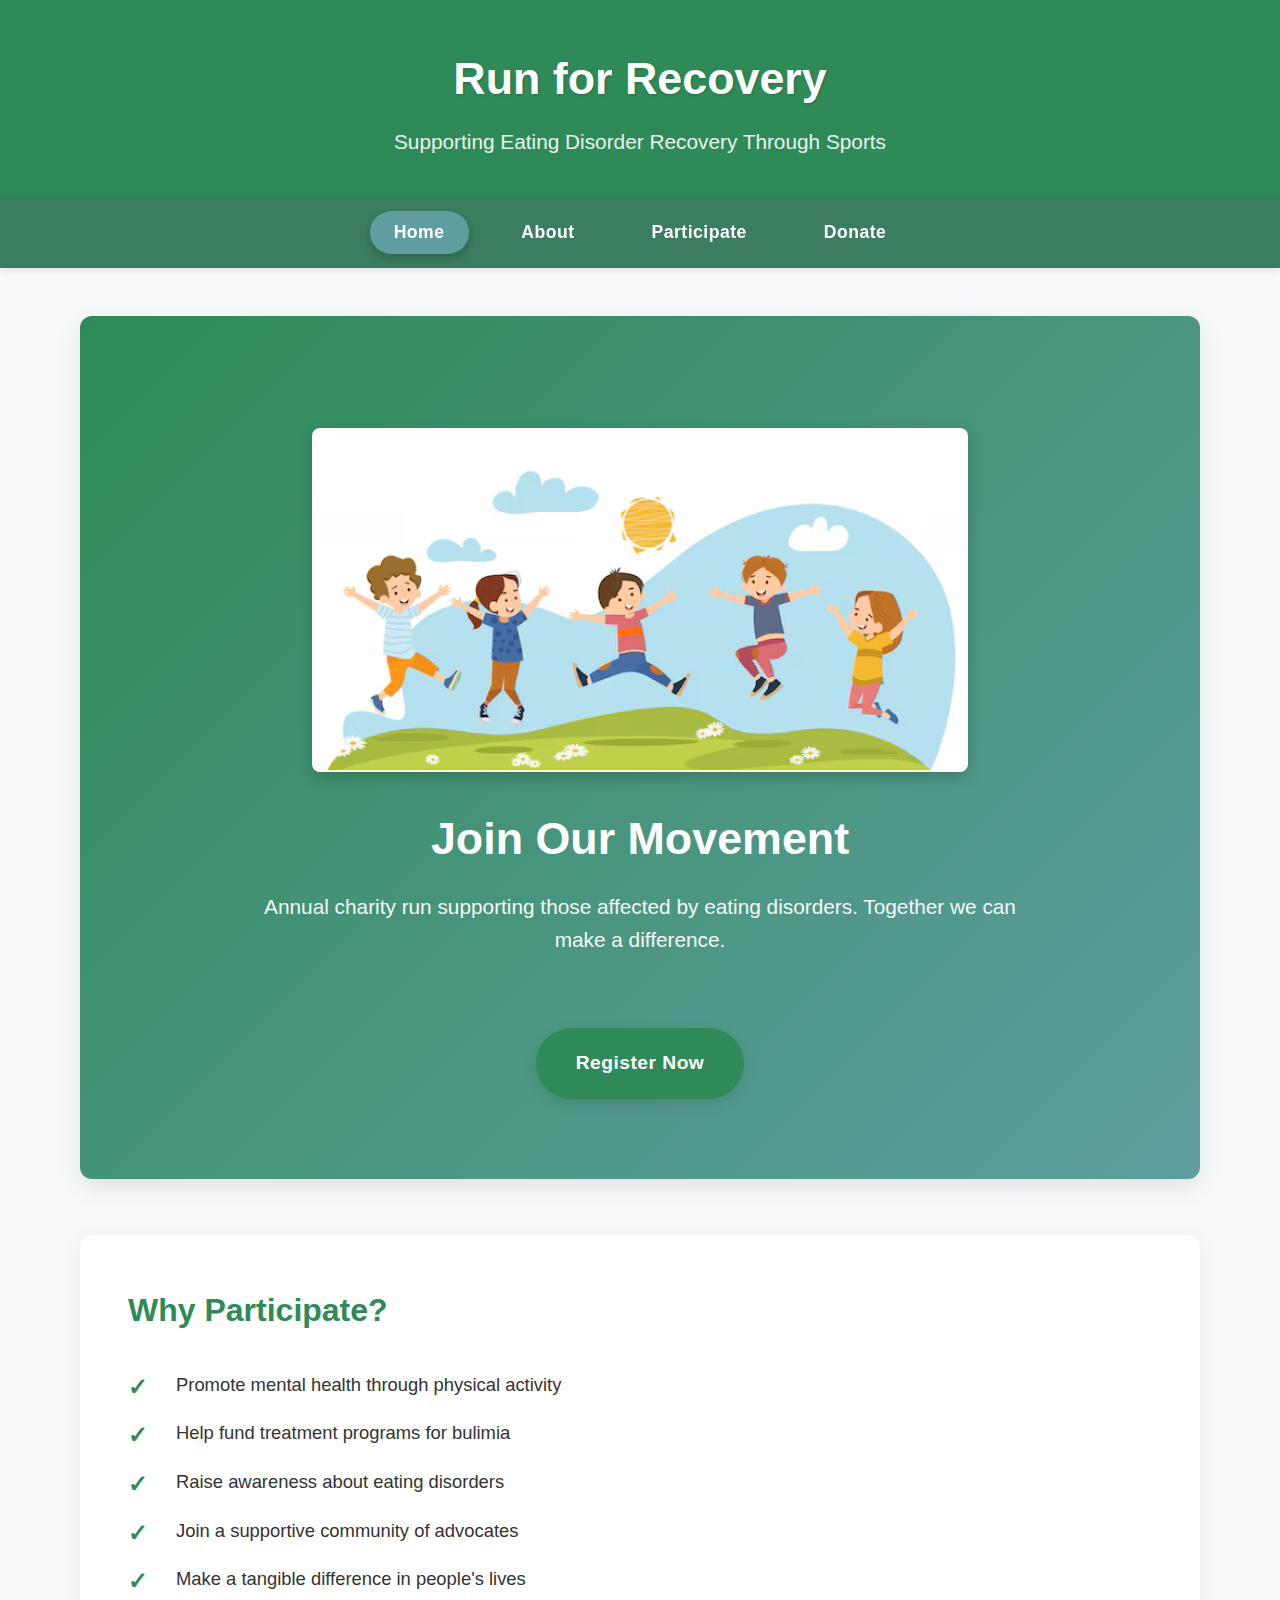
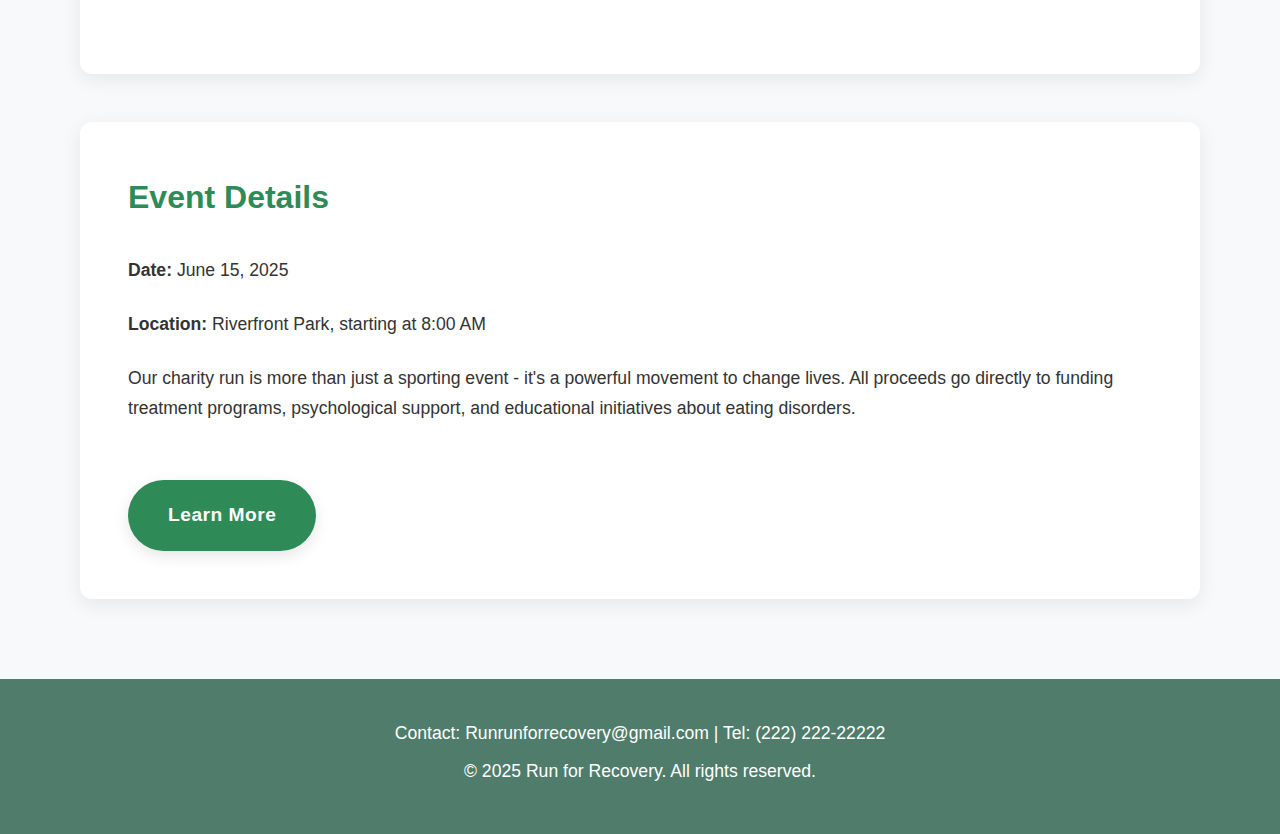
<file: index.html>
<!DOCTYPE html>
<html lang="en">
<head>
    <meta charset="UTF-8">
    <meta name="viewport" content="width=device-width, initial-scale=1.0">
    <title>Run for Recovery - Fighting Eating Disorders</title>
    <link rel="stylesheet" href="style.css">
    <link rel="icon" type="image/x-icon" href="Image/Front.ico">
</head>
<body>

    <div id="main-page" class="page">
        <header>
            <h1>Run for Recovery</h1>
            <p>Supporting Eating Disorder Recovery Through Sports</p>
        </header>
        
        <nav>
            <ul>
                <li><a href="index.html" class="active-page">Home</a></li>
                <li><a href="about.html">About</a></li>
                <li><a href="participate.html">Participate</a></li>
                <li><a href="donate.html">Donate</a></li>
            </ul>
        </nav>
        
        <div class="container">
            <div class="hero">
                <img src="Image/TakePart.png" alt="Runners at starting line" class="hero-image">
                <h1>Join Our Movement</h1>
                <p>Annual charity run supporting those affected by eating disorders. Together we can make a difference.</p>
                <a href="participate.html" class="btn">Register Now</a>
            </div>
            
            <div class="card">
                <h2>Why Participate?</h2>
                <ul class="benefits-list">
                    <li>Promote mental health through physical activity</li>
                    <li>Help fund treatment programs for bulimia</li>
                    <li>Raise awareness about eating disorders</li>
                    <li>Join a supportive community of advocates</li>
                    <li>Make a tangible difference in people's lives</li>
                </ul>
            </div>
            
            <div class="card">
                <h2>Event Details</h2>
                <p><strong>Date:</strong> June 15, 2025</p>
                <p><strong>Location:</strong> Riverfront Park, starting at 8:00 AM</p>
                <p>Our charity run is more than just a sporting event - it's a powerful movement to change lives. All proceeds go directly to funding treatment programs, psychological support, and educational initiatives about eating disorders.</p>
                <a href="about.html" class="btn">Learn More</a>
            </div>
        </div>
        
        <footer>
            <p>Contact: Runrunforrecovery@gmail.com | Tel: (222) 222-22222</p>
            <p>&copy; 2025 Run for Recovery. All rights reserved.</p>
        </footer>
    </div>

</body>
</html>
</file>
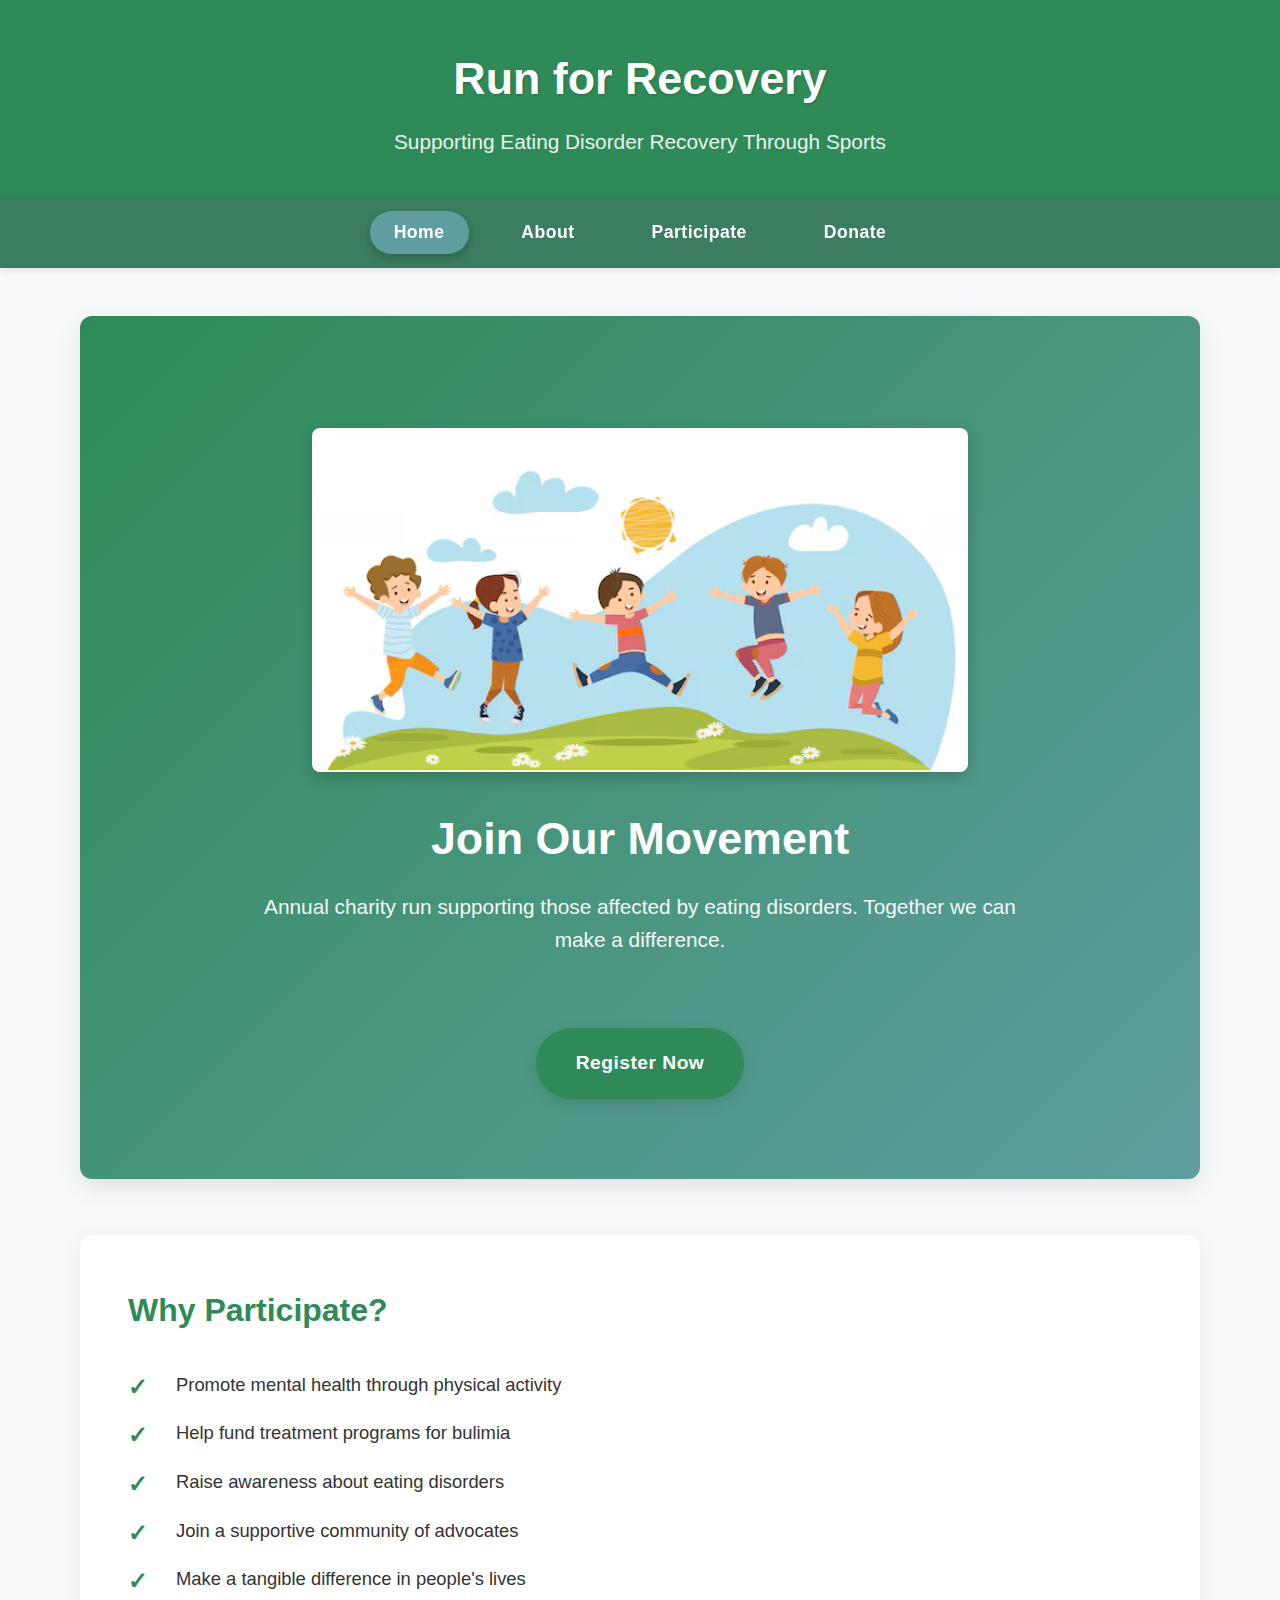
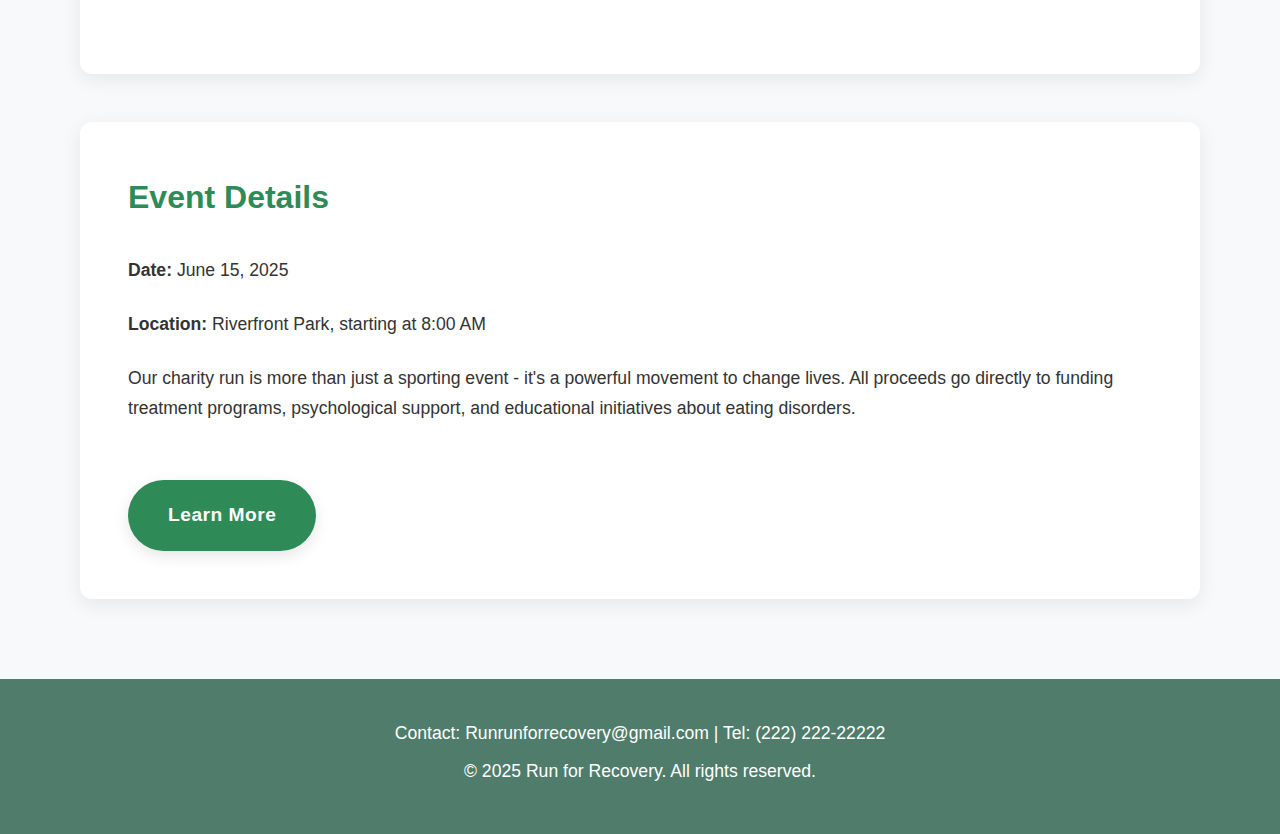
<file: Web for Collage/index.html>
<!DOCTYPE html>
<html lang="en">
<head>
    <meta charset="UTF-8">
    <meta name="viewport" content="width=device-width, initial-scale=1.0">
    <title>Run for Recovery - Fighting Eating Disorders</title>
    <link rel="stylesheet" href="style.css">
    
</head>
<body>

    <div id="main-page" class="page">
        <header>
            <h1>Run for Recovery</h1>
            <p>Supporting Eating Disorder Recovery Through Sports</p>
        </header>
        
        <nav>
            <ul>
                <li><a href="#main-page" class="active-page">Home</a></li>
                <li><a href="#info-page">About</a></li>
                <li><a href="#participate-page">Participate</a></li>
                <li><a href="#fundraising-page">Donate</a></li>
            </ul>
        </nav>
        
        <div class="container">
            <div class="hero">
                <img src="Image/take part.png"Runners at starting line" class="hero-image">
                <h1>Join Our Movement</h1>
                <p>Annual charity run supporting those affected by eating disorders. Together we can make a difference.</p>
                <a href="#participate-page" class="btn">Register Now</a>
            </div>
            
            <div class="card">
                <h2>Why Participate?</h2>
                <ul class="benefits-list">
                    <li>Promote mental health through physical activity</li>
                    <li>Help fund treatment programs for bulimia</li>
                    <li>Raise awareness about eating disorders</li>
                    <li>Join a supportive community of advocates</li>
                    <li>Make a tangible difference in people's lives</li>
                </ul>
            </div>
            
            <div class="card">
                <h2>Event Details</h2>
                <p><strong>Date:</strong> June 15, 2025</p>
                <p><strong>Location:</strong> Riverfront Park, starting at 8:00 AM</p>
                <p>Our charity run is more than just a sporting event - it's a powerful movement to change lives. All proceeds go directly to funding treatment programs, psychological support, and educational initiatives about eating disorders.</p>
                <a href="#info-page" class="btn">Learn More</a>
            </div>
        </div>
        
        <footer>
            <p>Contact: Runrunforrecovery@gmail.com | Tel: (222) 222-22222</p>
            <p>&copy; 2025 Run for Recovery. All rights reserved.</p>
        </footer>
    </div>
 
    <div id="info-page" class="page" style="display: none;">
        <header>
            <h1>About the Run</h1>
            <p>Everything you need to know about our event</p>
        </header>
        
        <nav>
            <ul>
                <li><a href="#main-page">Home</a></li>
                <li><a href="#info-page" class="active-page">About</a></li>
                <li><a href="#participate-page">Participate</a></li>
                <li><a href="#fundraising-page">Donate</a></li>
            </ul>
        </nav>
        
        <div class="container">
            <div class="hero">
                <h2>Run for Recovery 2025</h2>
                <p>A sporting event with profound social impact</p>
            </div>
            
            <div class="card">
                <h2>Our Mission</h2>
                <p>"Run for Recovery" creates a unique platform combining sports, charity, and education to help people with eating disorders. Our goal is not only to raise funds but to change society's perception of bulimia and related conditions.</p>
            </div>
            
            <div class="card">
                <h2>Available Distances</h2>
                <div class="distance-option">
                    <h4>5km Run/Walk</h4>
                    <p>Perfect for beginners and families. No special training required. Enjoy a scenic route through the park.</p>
                </div>
                <div class="distance-option">
                    <h4>10km  Challenge</h4>
                    <p>For active individuals looking to push themselves while supporting a great cause.</p>
                </div>
                <div class="distance-option">
                    <h4>20km  "Road to Recovery"</h4>
                    <p>Our signature distance for experienced runners, symbolizing the journey to recovery.</p>
                </div>
            </div>
            
            <div class="card">
                <h2>Course Map</h2>
                <p>The route winds through beautiful city landscapes, starting at Riverfront Park and finishing at Sunrise Bridge. You'll find hydration stations, medical posts, and informational displays about eating disorders along the way.</p>
                
                <div style="display: flex; justify-content: center; margin: 3rem 0;">
                    <img src="Image/run map.png"Course map with checkpoints" style="max-width: 100%; height: auto; border-radius: 10px; box-shadow: 0 5px 15px rgba(0,0,0,0.1);">
                </div>
                
                <div class="route-point">
                    <div class="route-marker">1</div>
                    <div>
                        <h4>Riverfront Park (Start)</h4>
                        <p>Participant check-in and opening ceremony begins at 7:00 AM.</p>
                    </div>
                </div>
                
                <div class="route-point">
                    <div class="route-marker">2</div>
                    <div>
                        <h4>Hillview Plaza (5km)</h4>
                        <p>First checkpoint with water station and restrooms.</p>
                    </div>
                </div>
                
                <div class="route-point">
                    <div class="route-marker">3</div>
                    <div>
                        <h4>Greenlake Gardens (10km)</h4>
                        <p>Medical station and energy snack distribution.</p>
                    </div>
                </div>
                
                <div class="route-point">
                    <div class="route-marker">4</div>
                    <div>
                        <h4>Old Town Square (15km)</h4>
                        <p>Support zone with nutrition and first aid.</p>
                    </div>
                </div>
                
                <div class="route-point">
                    <div class="route-marker">5</div>
                    <div>
                        <h4>Sunrise Bridge (20km Finish)</h4>
                        <p>Celebration area with awards ceremony and refreshments.</p>
                    </div>
                </div>
            </div>
        </div>
        
        <footer>
            <p>Contact: Runrunforrecovery@gmail.com | Tel: (222) 222-22222</p>
            <p>&copy; 2025 Run for Recovery. All rights reserved.</p>
        </footer>
    </div>

    <div id="participate-page" class="page" style="display: none;">
        <header>
            <h1>How to Participate</h1>
            <p>Join us in making a difference</p>
        </header>
        
        <nav>
            <ul>
                <li><a href="#main-page">Home</a></li>
                <li><a href="#info-page">About</a></li>
                <li><a href="#participate-page" class="active-page">Participate</a></li>
                <li><a href="#fundraising-page">Donate</a></li>
            </ul>
        </nav>
        
        <div class="container">
            <div class="hero">
                <h2>Your Journey Starts Here</h2>
                <p>Register today and help change lives affected by eating disorders</p>
            </div>
            
            <div class="card">
                <img src="Image/run for.png" alt="Group of runners smiling" class="hero-image">
                <h2>Registration Process</h2>
                
                <h3>1. Complete Online Registration</h3>
                <p>Registration remains open until June 10, 2025. Early bird discounts available until May 1.</p>
                
                <h3>2. Choose Your Distance</h3>
                <p>Select from 5km, 10km, or 20km options. All registration fees go directly to our charity fund.</p>
                
                <h3>3. Receive Your Runner's Kit</h3>
                <ul class="benefits-list">
                    <li>Official "Run for Recovery" technical t-shirt</li>
                    <li>Personalized bib number with timing chip</li>
                    <li>Support bracelet honoring those in recovery</li>
                    <li>Detailed participant guide with course information</li>
                </ul>
                
                <a href="#" class="btn">Register Now</a>
            </div>
            
            <div class="card">
                <h2>Race Day Essentials</h2>
                <p>On June 15, arrive at Riverfront Park at least 60 minutes before your start time. We provide:</p>
                <ul class="benefits-list">
                    <li>Secure bag check facilities</li>
                    <li>Pre-race warm-up zone with instructors</li>
                    <li>Information booths about eating disorder resources</li>
                    <li>Full medical support throughout the course</li>
                    <li>Post-race refreshment stations</li>
                    <li>Celebration area with live music</li>
                </ul>
            </div>
        </div>
        
        <footer>
            <p>Contact: Runrunforrecovery@gmail.com | Tel: (222) 222-22222</p>
            <p>&copy; 2025 Run for Recovery. All rights reserved.</p>
        </footer>
    </div>

    <div id="fundraising-page" class="page" style="display: none;">
        <header>
            <h1>Support Our Cause</h1>
            <p>Help us make recovery possible</p>
        </header>
        
        <nav>
            <ul>
                <li><a href="#main-page">Home</a></li>
                <li><a href="#info-page">About</a></li>
                <li><a href="#participate-page">Participate</a></li>
                <li><a href="#fundraising-page" class="active-page">Donate</a></li>
            </ul>
        </nav>
        
        <div class="container">
            <div class="hero">
                <h2>Creating Change Together</h2>
                <p>Your support funds vital programs for those affected by eating disorders</p>
            </div>
            
            <div class="card">
                <h2>Fundraising Goals</h2>
                <p>Your contributions directly support:</p>
                <ul class="benefits-list">
                    <li>Treatment programs for bulimia and related disorders</li>
                    <li>Weekly support groups led by professionals</li>
                    <li>School and university education programs</li>
                    <li>24/7 online support resources</li>
                    <li>Research into effective treatment methods</li>
                </ul>
            </div>
            
            <div class="card">
                <h2>Our Partners</h2>
                <p>We're grateful to these organizations for supporting our mission:</p>
                
                <div class="partner-logos">
                    <img src="Image/bbc.jpg"City Medical Center">
                    <img src="Image/colage.png" alt="Mental Health Alliance">
                    <img src="Image/green.jpg" alt="Community Sports Foundation">
                    <img src="Image/red bull.png" alt="Youth Wellness Initiative">
                </div>
            </div>
            
            <div class="card">
                <h2>Ways to Give</h2>
                <p>If you can't participate in the run, you can still help:</p>
                <ul class="benefits-list">
                    <li>Make a direct donation to our foundation</li>
                    <li>Sponsor a participant or team</li>
                    <li>Volunteer at the event</li>
                    <li>Become a corporate sponsor</li>
                    <li>Share our mission on social media</li>
                </ul>
                
                <div style="display: flex; gap: 1.5rem; flex-wrap: wrap; margin-top: 3rem;">
                    <a href="#" class="btn">Donate Now</a>
                    <a href="#" class="btn" style="background-color: var(--secondary-color);">Become a Sponsor</a>
                    <a href="#" class="btn" style="background-color: var(--dark-color);">Volunteer</a>
                </div>
            </div>
        </div>
        
        <footer>
            <p>Contact: Runrunforrecovery@gmail.com | Tel: (222) 222-22222</p>
            <p>&copy; 2025 Run for Recovery. All rights reserved.</p>
        </footer>
    </div>

    <script>
        document.addEventListener('DOMContentLoaded', function() {
            document.getElementById('main-page').style.display = 'block';

            document.querySelectorAll('nav a').forEach(link => {
                link.addEventListener('click', function(e) {
                    e.preventDefault();

                    document.querySelectorAll('.page').forEach(page => {
                        page.style.display = 'none';
                    });

                    const targetId = this.getAttribute('href');
                    document.querySelector(targetId).style.display = 'block';

                    document.querySelectorAll('nav a').forEach(navLink => {
                        navLink.classList.remove('active-page');
                    });
                    this.classList.add('active-page');
                
                    window.scrollTo({
                        top: 0,
                        behavior: 'smooth'
                    });
                });
            });
                
            if (window.location.hash) {
                const targetPage = document.querySelector(window.location.hash);
                if (targetPage) {
                    document.querySelectorAll('.page').forEach(page => {
                        page.style.display = 'none';
                    });
                    targetPage.style.display = 'block';
                                      
                    document.querySelectorAll('nav a').forEach(link => {
                        link.classList.remove('active-page');
                        if (link.getAttribute('href') === window.location.hash) {
                            link.classList.add('active-page');
                        }
                    });
                }
            }
        });
    </script>
</body>
</html>
</file>
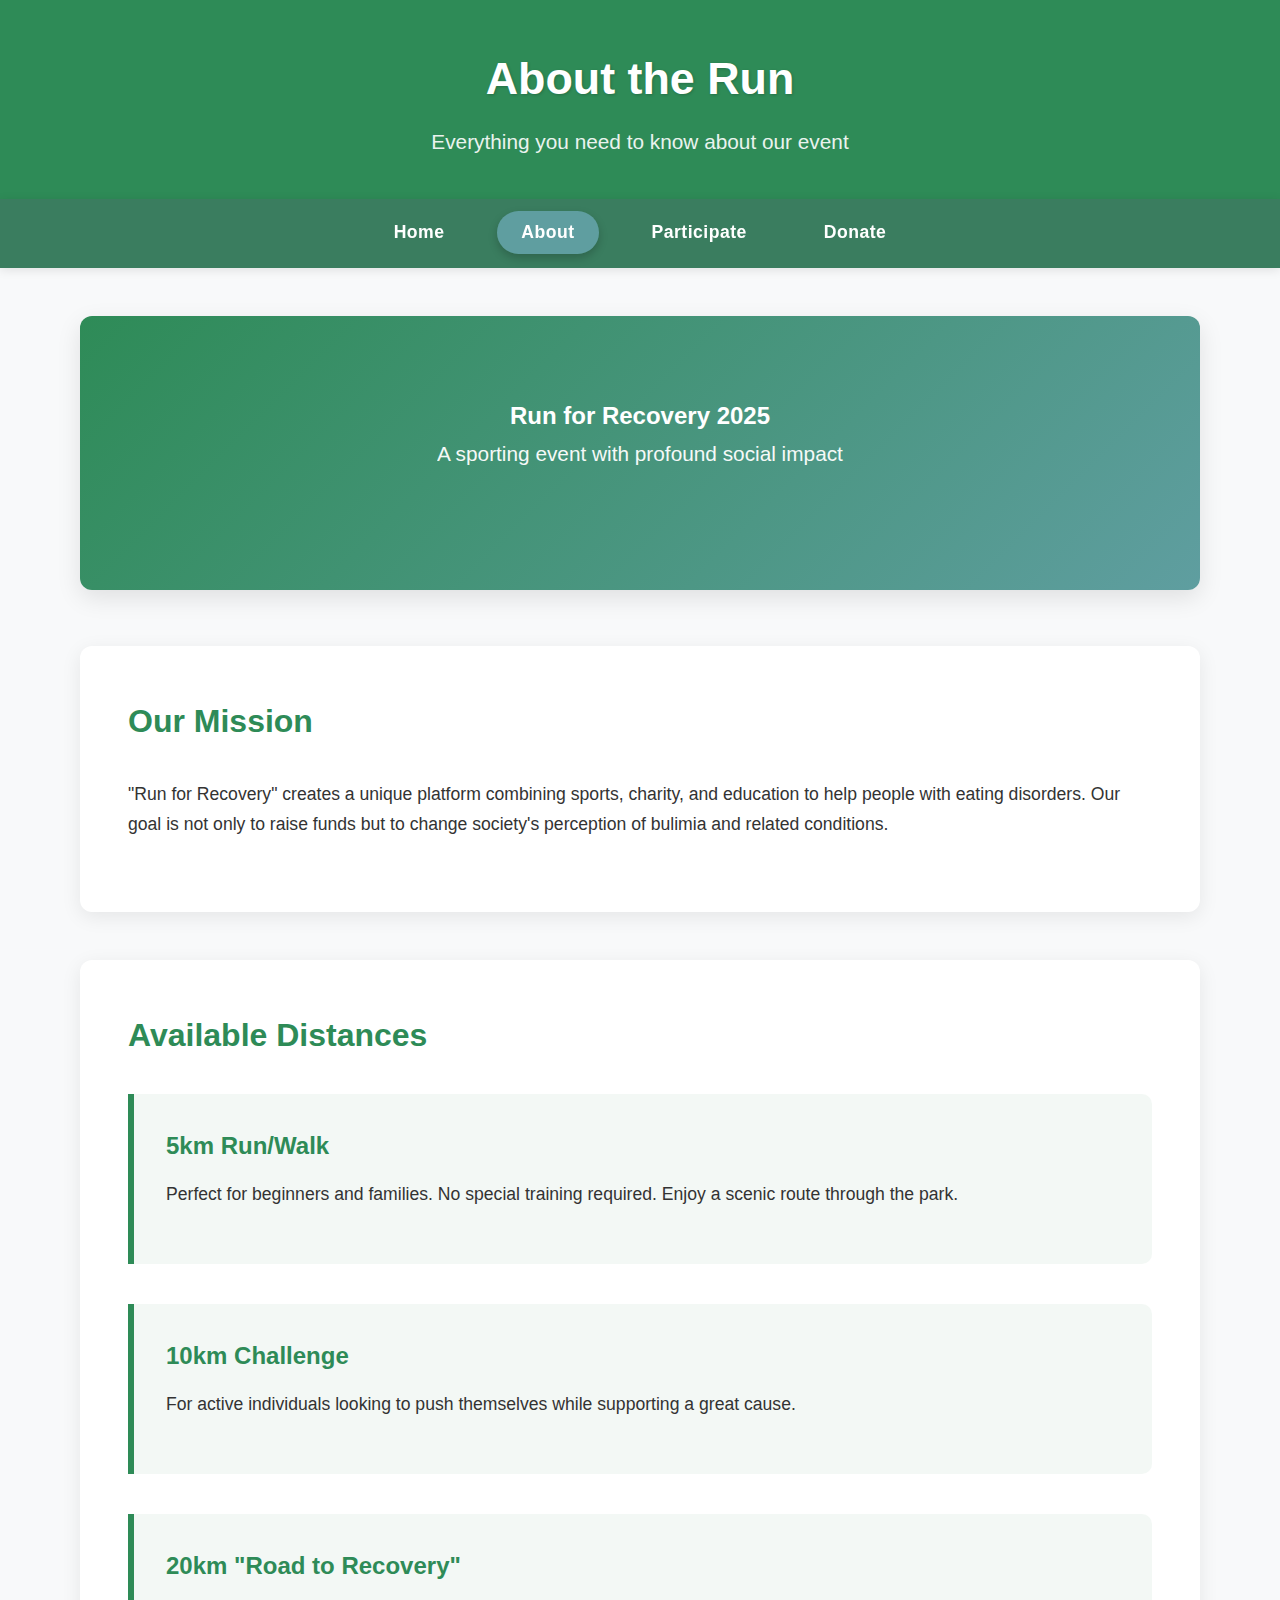
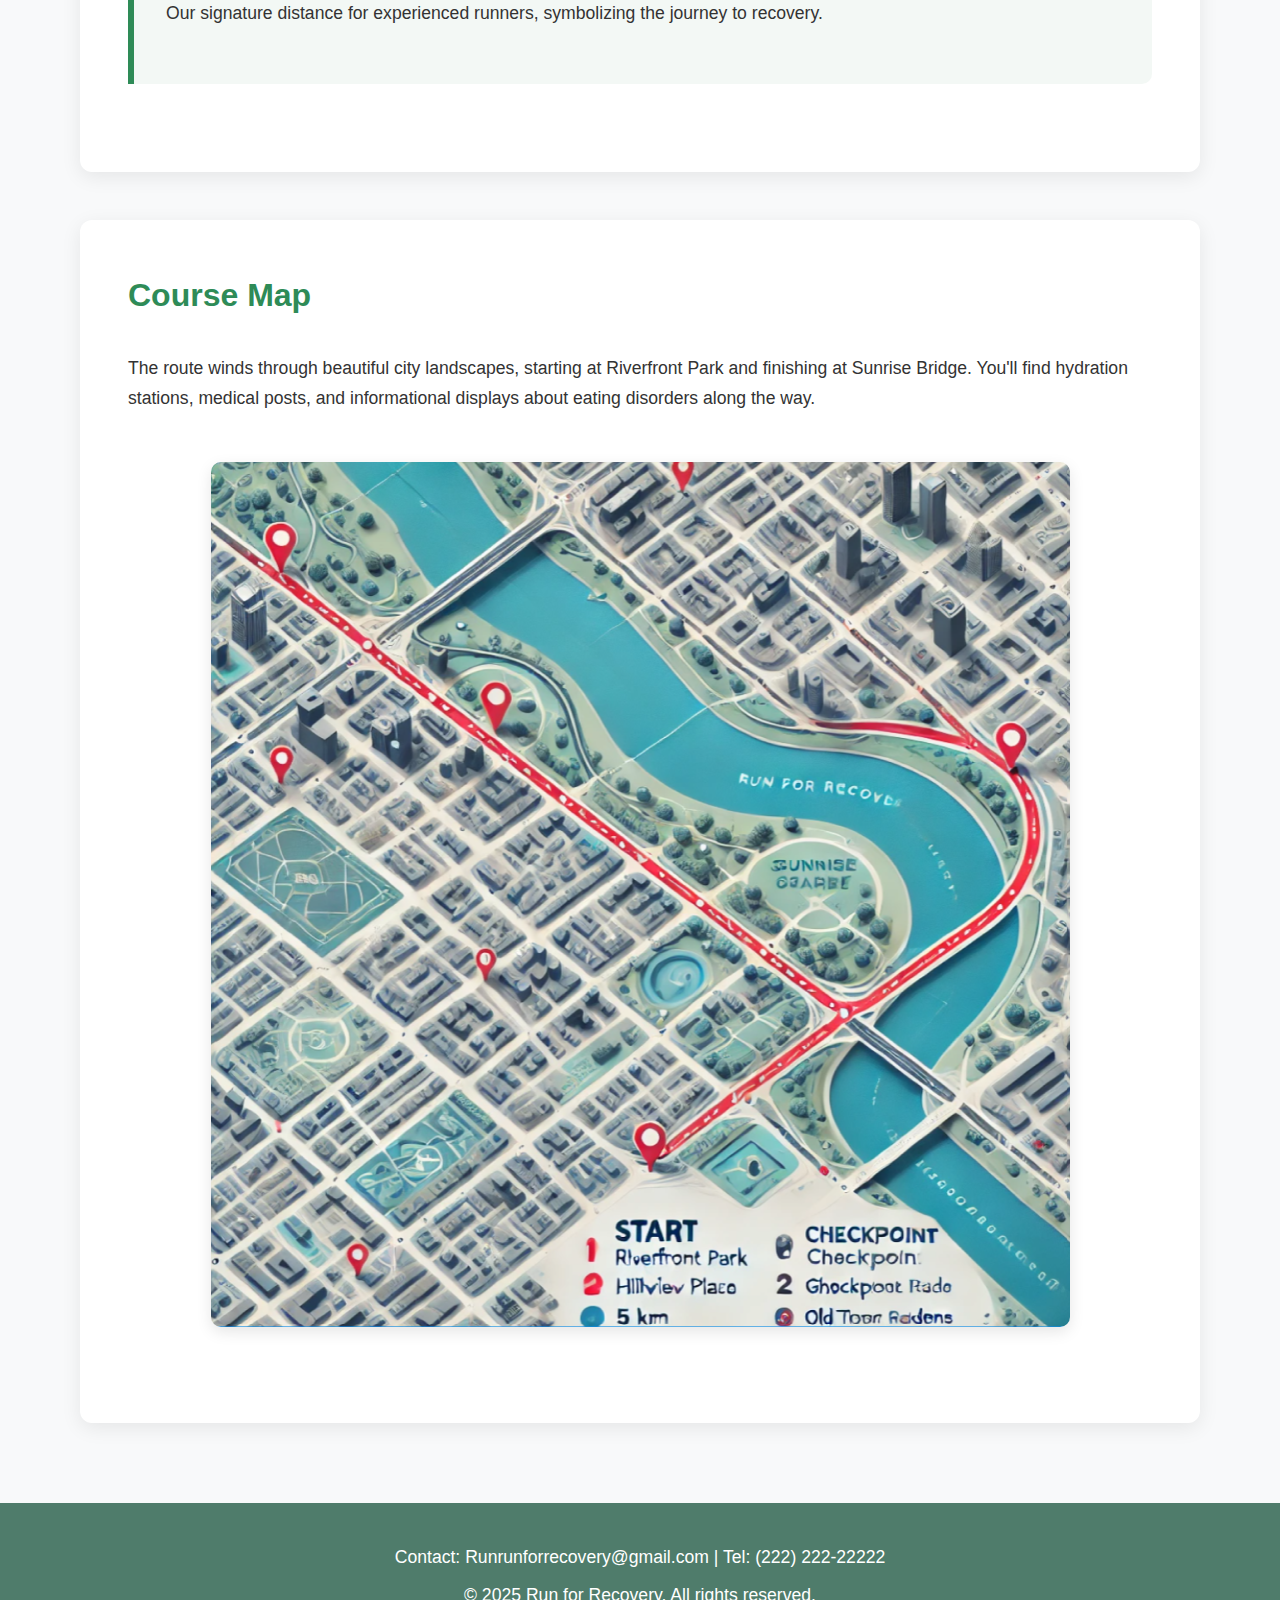
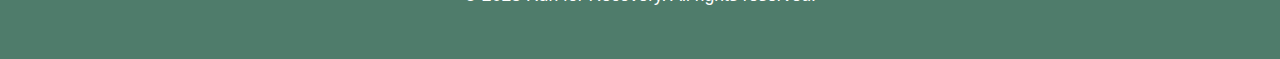
<file: about.html>
<!DOCTYPE html>
<html lang="en">
<head>
    <meta charset="UTF-8">
    <meta name="viewport" content="width=device-width, initial-scale=1.0">
    <title>About the Run - Run for Recovery</title>
    <link rel="stylesheet" href="style.css">
    <link rel="icon" type="image/x-icon" href="Image/Front.ico">
</head>
<body>

    <div id="info-page" class="page">
        <header>
            <h1>About the Run</h1>
            <p>Everything you need to know about our event</p>
        </header>
        
        <nav>
            <ul>
                <li><a href="index.html">Home</a></li>
                <li><a href="about.html" class="active-page">About</a></li>
                <li><a href="participate.html">Participate</a></li>
                <li><a href="donate.html">Donate</a></li>
            </ul>
        </nav>
        
        <div class="container">
            <div class="hero">
                <h2>Run for Recovery 2025</h2>
                <p>A sporting event with profound social impact</p>
            </div>
            
            <div class="card">
                <h2>Our Mission</h2>
                <p>"Run for Recovery" creates a unique platform combining sports, charity, and education to help people with eating disorders. Our goal is not only to raise funds but to change society's perception of bulimia and related conditions.</p>
            </div>
            
            <div class="card">
                <h2>Available Distances</h2>
                <div class="distance-option">
                    <h4>5km Run/Walk</h4>
                    <p>Perfect for beginners and families. No special training required. Enjoy a scenic route through the park.</p>
                </div>
                <div class="distance-option">
                    <h4>10km Challenge</h4>
                    <p>For active individuals looking to push themselves while supporting a great cause.</p>
                </div>
                <div class="distance-option">
                    <h4>20km "Road to Recovery"</h4>
                    <p>Our signature distance for experienced runners, symbolizing the journey to recovery.</p>
                </div>
            </div>
            
            <div class="card">
                <h2>Course Map</h2>
                <p>The route winds through beautiful city landscapes, starting at Riverfront Park and finishing at Sunrise Bridge. You'll find hydration stations, medical posts, and informational displays about eating disorders along the way.</p>
                
                <div style="display: flex; justify-content: center; margin: 3rem 0;">
                    <img src="Image/RunMap.png" alt="Course map with checkpoints" style="max-width: 100%; height: auto; border-radius: 10px; box-shadow: 0 5px 15px rgba(0,0,0,0.1);">
                </div>
            </div>
        </div>
        
        <footer>
            <p>Contact: Runrunforrecovery@gmail.com | Tel: (222) 222-22222</p>
            <p>&copy; 2025 Run for Recovery. All rights reserved.</p>
        </footer>
    </div>

</body>
</html>
</file>
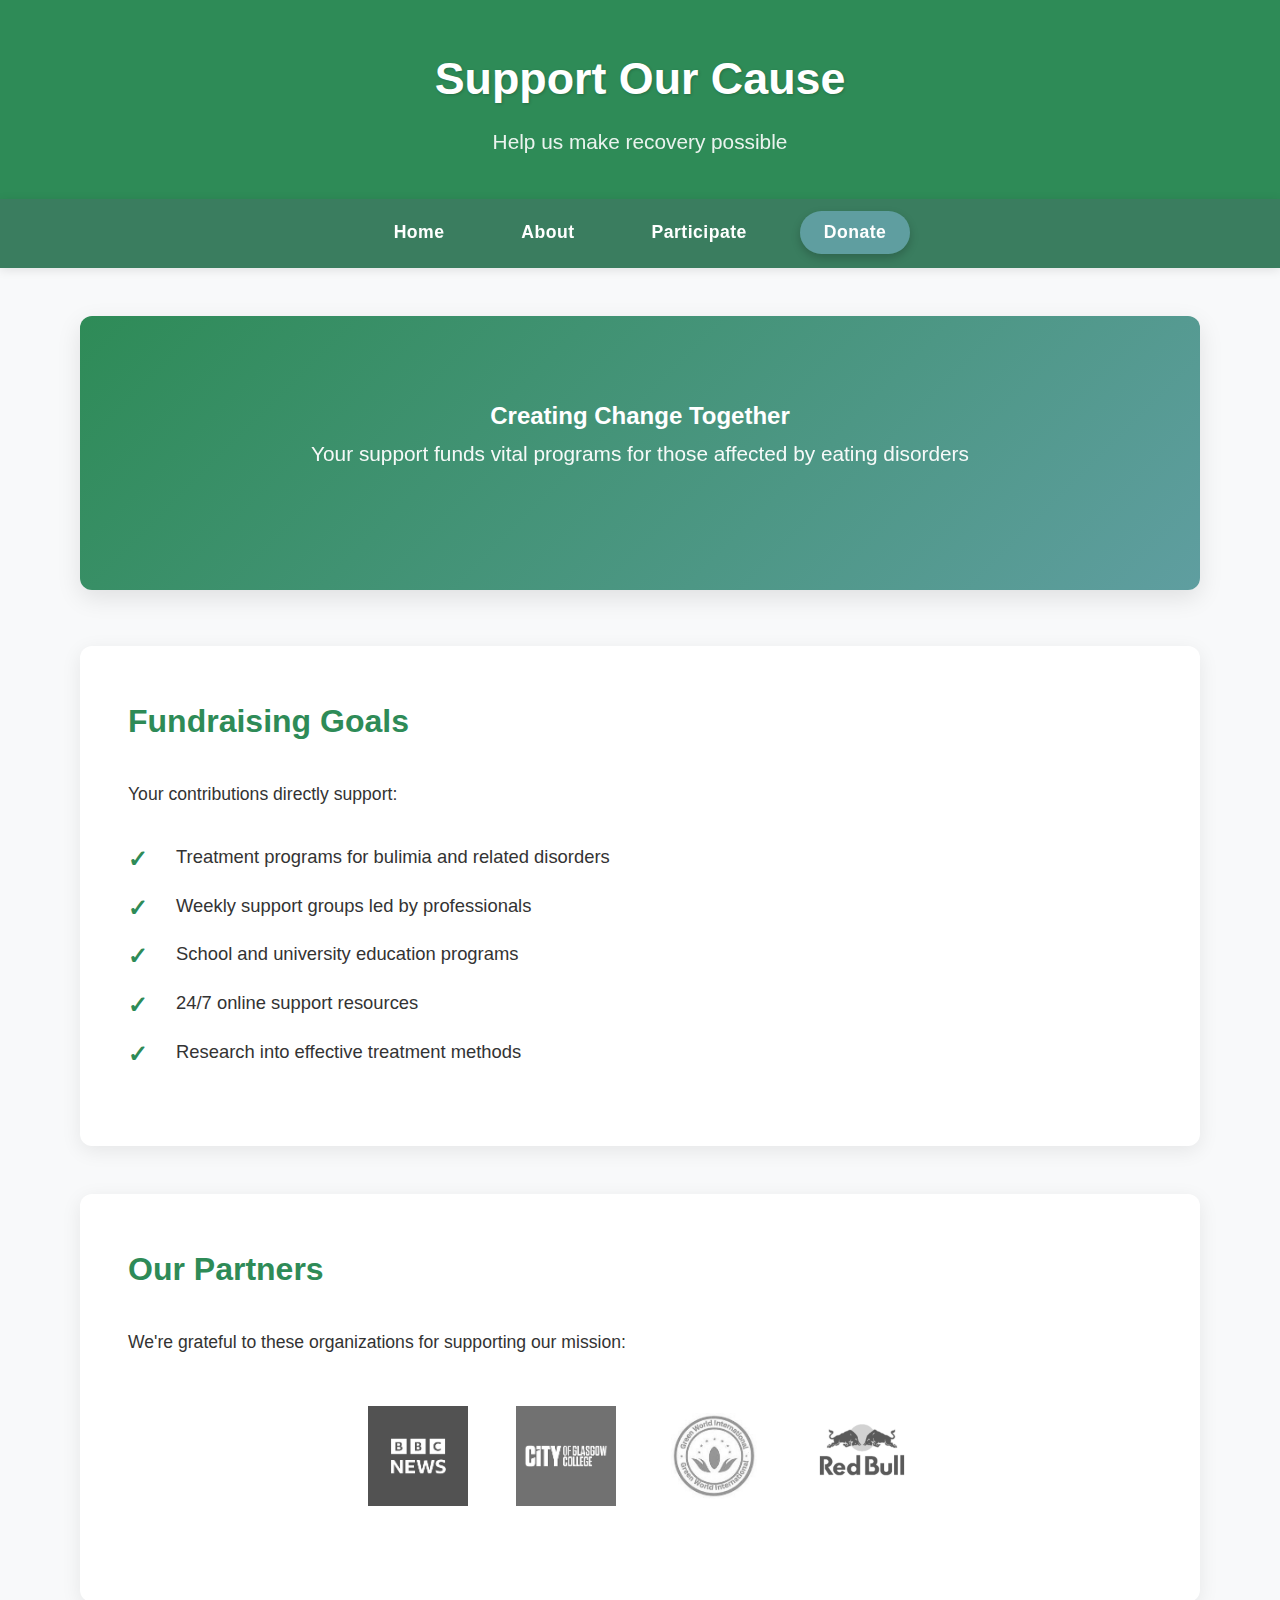
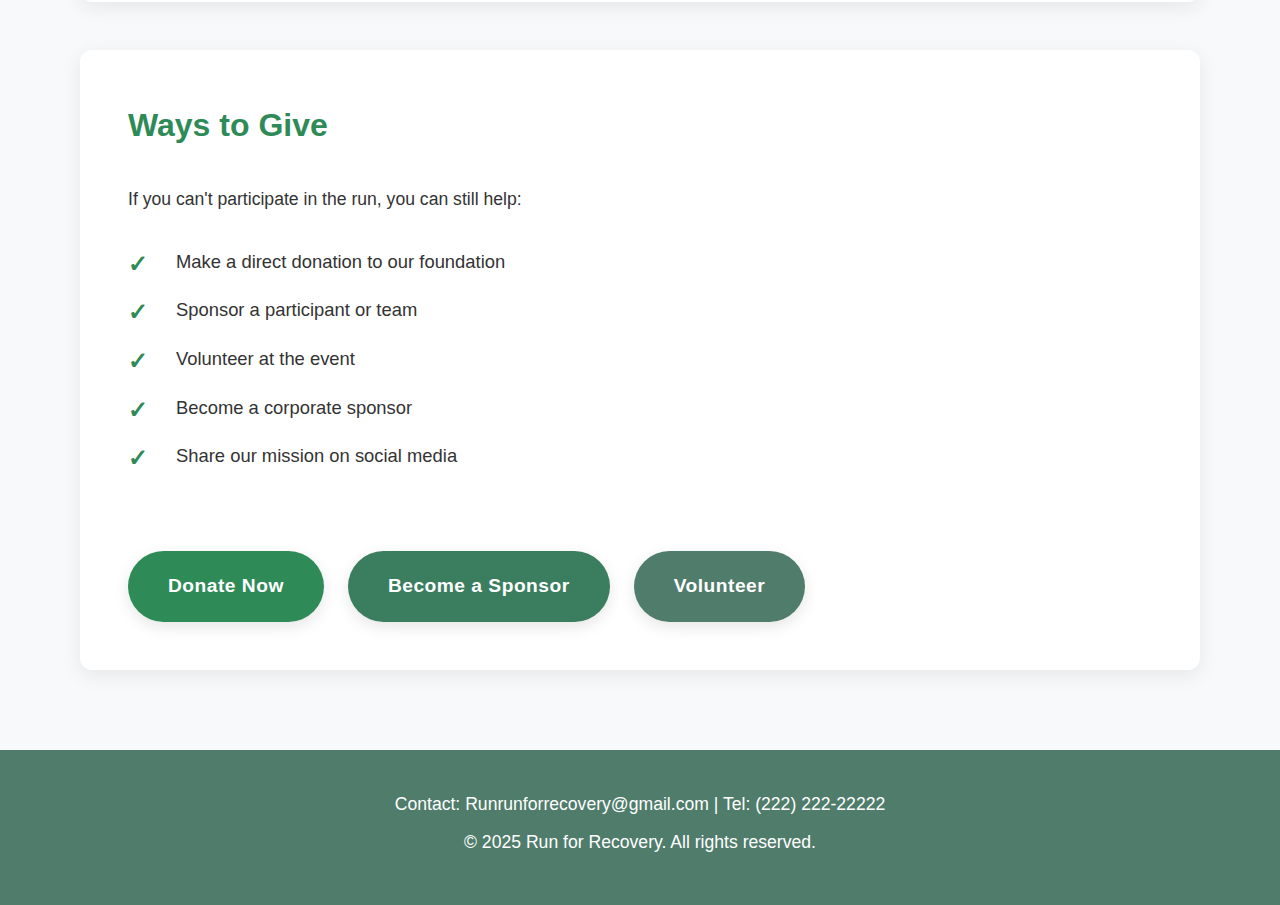
<file: donate.html>
<!DOCTYPE html>
<html lang="en">
<head>
    <meta charset="UTF-8">
    <meta name="viewport" content="width=device-width, initial-scale=1.0">
    <title>Support Our Cause - Run for Recovery</title>
    <link rel="stylesheet" href="style.css">
    <link rel="icon" type="image/x-icon" href="Image/Front.ico">
</head>
<body>

    <div id="fundraising-page" class="page">
        <header>
            <h1>Support Our Cause</h1>
            <p>Help us make recovery possible</p>
        </header>
        
        <nav>
            <ul>
                <li><a href="index.html">Home</a></li>
                <li><a href="about.html">About</a></li>
                <li><a href="participate.html">Participate</a></li>
                <li><a href="donate.html" class="active-page">Donate</a></li>
            </ul>
        </nav>
        
        <div class="container">
            <div class="hero">
                <h2>Creating Change Together</h2>
                <p>Your support funds vital programs for those affected by eating disorders</p>
            </div>
            
            <div class="card">
                <h2>Fundraising Goals</h2>
                <p>Your contributions directly support:</p>
                <ul class="benefits-list">
                    <li>Treatment programs for bulimia and related disorders</li>
                    <li>Weekly support groups led by professionals</li>
                    <li>School and university education programs</li>
                    <li>24/7 online support resources</li>
                    <li>Research into effective treatment methods</li>
                </ul>
            </div>
            
            <div class="card">
                <h2>Our Partners</h2>
                <p>We're grateful to these organizations for supporting our mission:</p>
                <div class="partner-logos">
                    <img src="Image/BBC.jpg" alt="City Medical Center">
                    <img src="Image/Collage.png" alt="Mental Health Alliance">
                    <img src="Image/Green.jpg" alt="Community Sports Foundation">
                    <img src="Image/RedBull.png" alt="Youth Wellness Initiative">
                </div>
            </div>
            
            <div class="card">
                <h2>Ways to Give</h2>
                <p>If you can't participate in the run, you can still help:</p>
                <ul class="benefits-list">
                    <li>Make a direct donation to our foundation</li>
                    <li>Sponsor a participant or team</li>
                    <li>Volunteer at the event</li>
                    <li>Become a corporate sponsor</li>
                    <li>Share our mission on social media</li>
                </ul>
                
                <div style="display: flex; gap: 1.5rem; flex-wrap: wrap; margin-top: 3rem;">
                    <a href="#" class="btn">Donate Now</a>
                    <a href="#" class="btn" style="background-color: var(--secondary-color);">Become a Sponsor</a>
                    <a href="#" class="btn" style="background-color: var(--dark-color);">Volunteer</a>
                </div>
            </div>
        </div>
        
        <footer>
            <p>Contact: Runrunforrecovery@gmail.com | Tel: (222) 222-22222</p>
            <p>&copy; 2025 Run for Recovery. All rights reserved.</p>
        </footer>
    </div>

</body>
</html>
</file>
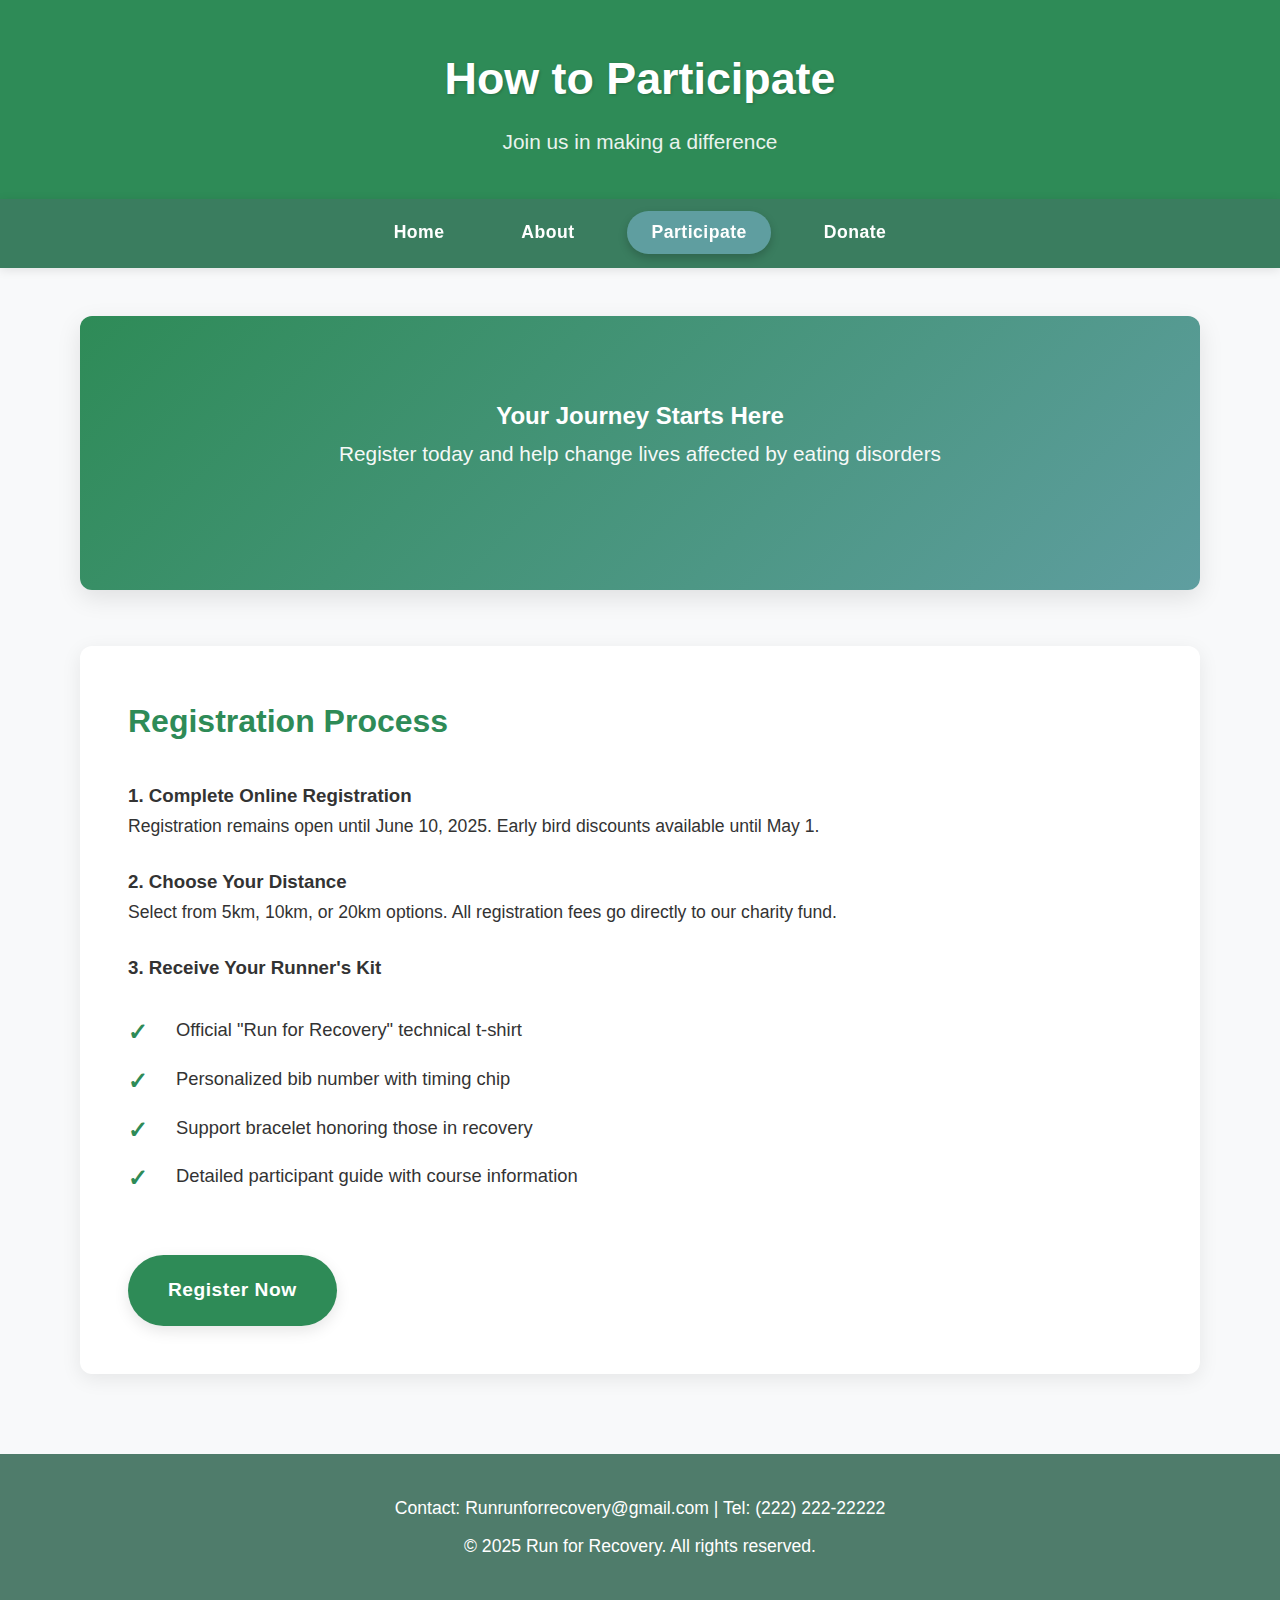
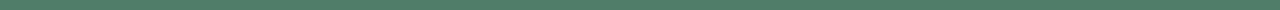
<file: participate.html>
<!DOCTYPE html>
<html lang="en">
<head>
    <meta charset="UTF-8">
    <meta name="viewport" content="width=device-width, initial-scale=1.0">
    <title>How to Participate - Run for Recovery</title>
    <link rel="stylesheet" href="style.css">
    <link rel="icon" type="image/x-icon" href="Image/Front.ico">
</head>
<body>

    <div id="participate-page" class="page">
        <header>
            <h1>How to Participate</h1>
            <p>Join us in making a difference</p>
        </header>
        
        <nav>
            <ul>
                <li><a href="index.html">Home</a></li>
                <li><a href="about.html">About</a></li>
                <li><a href="participate.html" class="active-page">Participate</a></li>
                <li><a href="donate.html">Donate</a></li>
            </ul>
        </nav>
        
        <div class="container">
            <div class="hero">
                <h2>Your Journey Starts Here</h2>
                <p>Register today and help change lives affected by eating disorders</p>
            </div>
            
            <div class="card">
                <h2>Registration Process</h2>
                <h3>1. Complete Online Registration</h3>
                <p>Registration remains open until June 10, 2025. Early bird discounts available until May 1.</p>
                
                <h3>2. Choose Your Distance</h3>
                <p>Select from 5km, 10km, or 20km options. All registration fees go directly to our charity fund.</p>
                
                <h3>3. Receive Your Runner's Kit</h3>
                <ul class="benefits-list">
                    <li>Official "Run for Recovery" technical t-shirt</li>
                    <li>Personalized bib number with timing chip</li>
                    <li>Support bracelet honoring those in recovery</li>
                    <li>Detailed participant guide with course information</li>
                </ul>
                
                <a href="#" class="btn">Register Now</a>
            </div>
        </div>
        
        <footer>
            <p>Contact: Runrunforrecovery@gmail.com | Tel: (222) 222-22222</p>
            <p>&copy; 2025 Run for Recovery. All rights reserved.</p>
        </footer>
    </div>

</body>
</html>
</file>
<file: style.css>
:root {
    --primary-color: #2E8B57;
    --secondary-color: #3A7D5F;
    --accent-color: #5F9EA0;
    --text-color: #333333;
    --light-color: #F8F9FA;
    --dark-color: #4F7C6B;
    --text-light: #FFFFFF;
}


* {
    margin: 0;
    padding: 0;
    box-sizing: border-box;
    font-family: 'Segoe UI', Tahoma, Geneva, Verdana, sans-serif;
}

body {
    background-color: var(--light-color);
    color: var(--text-color);
    line-height: 1.7;
}


header {
    background-color: var(--primary-color);
    color: var(--text-light);
    padding: 2.5rem 0;
    text-align: center;
    box-shadow: 0 2px 15px rgba(0,0,0,0.1);
}

header h1 {
    font-size: 2.8rem;
    margin-bottom: 0.5rem;
    text-shadow: 1px 1px 3px rgba(0,0,0,0.2);
}

header p {
    font-size: 1.3rem;
    opacity: 0.9;
}


nav {
    background-color: var(--secondary-color);
    padding: 1.2rem 0;
    position: sticky;
    top: 0;
    z-index: 100;
    box-shadow: 0 2px 10px rgba(0,0,0,0.1);
}

nav ul {
    display: flex;
    justify-content: center;
    list-style: none;
    flex-wrap: wrap;
    gap: 1.8rem;
}

nav a {
    color: var(--text-light);
    text-decoration: none;
    font-weight: 600;
    padding: 0.7rem 1.5rem;
    border-radius: 30px;
    transition: all 0.3s ease;
    font-size: 1.1rem;
    letter-spacing: 0.5px;
}

nav a:hover {
    background-color: var(--accent-color);
    transform: translateY(-3px);
    box-shadow: 0 4px 8px rgba(0,0,0,0.15);
}

.active-page {
    background-color: var(--accent-color);
    box-shadow: 0 4px 10px rgba(0,0,0,0.2);
}


.container {
    max-width: 1200px;
    margin: 3rem auto;
    padding: 0 2.5rem;
}

.hero {
    background: linear-gradient(135deg, var(--primary-color), var(--accent-color));
    color: var(--text-light);
    padding: 5rem 2rem;
    text-align: center;
    margin-bottom: 3.5rem;
    border-radius: 12px;
    box-shadow: 0 8px 25px rgba(0,0,0,0.1);
}

.hero h1 {
    font-size: 2.8rem;
    margin-bottom: 1.5rem;
    line-height: 1.2;
}

.hero p {
    font-size: 1.3rem;
    max-width: 800px;
    margin: 0 auto 2.5rem;
    opacity: 0.95;
    line-height: 1.6;
}

.hero-image {
    max-width: 100%;
    height: auto;
    border-radius: 8px;
    box-shadow: 0 5px 15px rgba(0,0,0,0.2);
    margin: 2rem 0;
}


.card {
    background-color: white;
    border-radius: 12px;
    box-shadow: 0 5px 20px rgba(0,0,0,0.08);
    padding: 3rem;
    margin-bottom: 3rem;
    transition: transform 0.4s ease, box-shadow 0.4s ease;
}

.card:hover {
    transform: translateY(-8px);
    box-shadow: 0 12px 30px rgba(0,0,0,0.15);
}

.card h2 {
    color: var(--primary-color);
    margin-bottom: 2rem;
    font-size: 2rem;
    font-weight: 700;
}

.card p {
    font-size: 1.1rem;
    margin-bottom: 1.5rem;
    line-height: 1.7;
}


.btn {
    display: inline-block;
    background-color: var(--primary-color);
    color: var(--text-light);
    padding: 1.2rem 2.5rem;
    text-decoration: none;
    border-radius: 50px;
    margin-top: 2rem;
    transition: all 0.3s ease;
    font-weight: 600;
    font-size: 1.2rem;
    border: none;
    cursor: pointer;
    box-shadow: 0 5px 15px rgba(0,0,0,0.1);
    letter-spacing: 0.5px;
}

.btn:hover {
    background-color: var(--accent-color);
    transform: translateY(-3px);
    box-shadow: 0 8px 20px rgba(0,0,0,0.2);
}


.distance-option {
    margin-bottom: 2.5rem;
    padding: 2rem;
    border-left: 6px solid var(--primary-color);
    background-color: rgba(46, 139, 87, 0.06);
    border-radius: 0 10px 10px 0;
    transition: transform 0.3s ease;
}

.distance-option:hover {
    transform: translateX(5px);
}

.distance-option h4 {
    color: var(--primary-color);
    font-size: 1.5rem;
    margin-bottom: 0.8rem;
    font-weight: 600;
}

.distance-option p {
    font-size: 1.1rem;
    line-height: 1.6;
}

.route-point {
    display: flex;
    margin-bottom: 2.5rem;
    align-items: flex-start;
}

.route-marker {
    background-color: var(--primary-color);
    color: var(--text-light);
    width: 40px;
    height: 40px;
    border-radius: 50%;
    display: flex;
    align-items: center;
    justify-content: center;
    margin-right: 2rem;
    flex-shrink: 0;
    font-weight: bold;
    font-size: 1.2rem;
    box-shadow: 0 3px 8px rgba(0,0,0,0.1);
}

.route-point h4 {
    margin-bottom: 0.8rem;
    color: var(--primary-color);
    font-size: 1.3rem;
}

.route-point p {
    font-size: 1.1rem;
    line-height: 1.6;
}

.benefits-list {
    list-style-type: none;
    margin: 2rem 0;
}

.benefits-list li {
    margin-bottom: 1.2rem;
    padding-left: 3rem;
    position: relative;
    font-size: 1.15rem;
    line-height: 1.6;
}

.benefits-list li:before {
    content: "✓";
    color: var(--primary-color);
    position: absolute;
    left: 0;
    font-weight: bold;
    font-size: 1.5rem;
    top: -2px;
}

.partner-logos {
    display: flex;
    flex-wrap: wrap;
    justify-content: center;
    align-items: center;
    margin: 3rem 0;
    gap: 3rem;
}

.partner-logos img {
    max-width: 180px;
    max-height: 100px;
    object-fit: contain;
    filter: grayscale(100%);
    transition: all 0.4s ease;
    opacity: 0.8;
}

.partner-logos img:hover {
    filter: grayscale(0%);
    opacity: 1;
    transform: scale(1.12);
}


footer {
    background-color: var(--dark-color);
    color: var(--text-light);
    text-align: center;
    padding: 2.5rem 0;
    margin-top: 5rem;
}

footer p {
    margin-bottom: 0.5rem;
    font-size: 1.1rem;
}

@keyframes fadeIn {
    from { opacity: 0; transform: translateY(30px); }
    to { opacity: 1; transform: translateY(0); }
}

.page {
    animation: fadeIn 0.7s ease-out;
}


@media (max-width: 768px) {
    header {
        padding: 2rem 1rem;
    }
    
    header h1 {
        font-size: 2.2rem;
    }
    
    header p {
        font-size: 1.1rem;
    }
    
    nav ul {
        flex-direction: column;
        gap: 0.8rem;
    }
    
    nav a {
        display: block;
        padding: 0.9rem;
        text-align: center;
    }
    
    .hero {
        padding: 3.5rem 1.5rem;
    }
    
    .hero h1 {
        font-size: 2.2rem;
    }
    
    .container {
        padding: 0 1.8rem;
    }
    
    .card {
        padding: 2.2rem;
    }
    
    .distance-option {
        padding: 1.8rem;
    }
}
</file>
<file: Web for Collage/style.css>
:root {
    --primary-color: #2E8B57;
    --secondary-color: #3A7D5F;
    --accent-color: #5F9EA0;
    --text-color: #333333;
    --light-color: #F8F9FA;
    --dark-color: #4F7C6B;
    --text-light: #FFFFFF;
}


* {
    margin: 0;
    padding: 0;
    box-sizing: border-box;
    font-family: 'Segoe UI', Tahoma, Geneva, Verdana, sans-serif;
}

body {
    background-color: var(--light-color);
    color: var(--text-color);
    line-height: 1.7;
}


header {
    background-color: var(--primary-color);
    color: var(--text-light);
    padding: 2.5rem 0;
    text-align: center;
    box-shadow: 0 2px 15px rgba(0,0,0,0.1);
}

header h1 {
    font-size: 2.8rem;
    margin-bottom: 0.5rem;
    text-shadow: 1px 1px 3px rgba(0,0,0,0.2);
}

header p {
    font-size: 1.3rem;
    opacity: 0.9;
}


nav {
    background-color: var(--secondary-color);
    padding: 1.2rem 0;
    position: sticky;
    top: 0;
    z-index: 100;
    box-shadow: 0 2px 10px rgba(0,0,0,0.1);
}

nav ul {
    display: flex;
    justify-content: center;
    list-style: none;
    flex-wrap: wrap;
    gap: 1.8rem;
}

nav a {
    color: var(--text-light);
    text-decoration: none;
    font-weight: 600;
    padding: 0.7rem 1.5rem;
    border-radius: 30px;
    transition: all 0.3s ease;
    font-size: 1.1rem;
    letter-spacing: 0.5px;
}

nav a:hover {
    background-color: var(--accent-color);
    transform: translateY(-3px);
    box-shadow: 0 4px 8px rgba(0,0,0,0.15);
}

.active-page {
    background-color: var(--accent-color);
    box-shadow: 0 4px 10px rgba(0,0,0,0.2);
}


.container {
    max-width: 1200px;
    margin: 3rem auto;
    padding: 0 2.5rem;
}

.hero {
    background: linear-gradient(135deg, var(--primary-color), var(--accent-color));
    color: var(--text-light);
    padding: 5rem 2rem;
    text-align: center;
    margin-bottom: 3.5rem;
    border-radius: 12px;
    box-shadow: 0 8px 25px rgba(0,0,0,0.1);
}

.hero h1 {
    font-size: 2.8rem;
    margin-bottom: 1.5rem;
    line-height: 1.2;
}

.hero p {
    font-size: 1.3rem;
    max-width: 800px;
    margin: 0 auto 2.5rem;
    opacity: 0.95;
    line-height: 1.6;
}

.hero-image {
    max-width: 100%;
    height: auto;
    border-radius: 8px;
    box-shadow: 0 5px 15px rgba(0,0,0,0.2);
    margin: 2rem 0;
}


.card {
    background-color: white;
    border-radius: 12px;
    box-shadow: 0 5px 20px rgba(0,0,0,0.08);
    padding: 3rem;
    margin-bottom: 3rem;
    transition: transform 0.4s ease, box-shadow 0.4s ease;
}

.card:hover {
    transform: translateY(-8px);
    box-shadow: 0 12px 30px rgba(0,0,0,0.15);
}

.card h2 {
    color: var(--primary-color);
    margin-bottom: 2rem;
    font-size: 2rem;
    font-weight: 700;
}

.card p {
    font-size: 1.1rem;
    margin-bottom: 1.5rem;
    line-height: 1.7;
}


.btn {
    display: inline-block;
    background-color: var(--primary-color);
    color: var(--text-light);
    padding: 1.2rem 2.5rem;
    text-decoration: none;
    border-radius: 50px;
    margin-top: 2rem;
    transition: all 0.3s ease;
    font-weight: 600;
    font-size: 1.2rem;
    border: none;
    cursor: pointer;
    box-shadow: 0 5px 15px rgba(0,0,0,0.1);
    letter-spacing: 0.5px;
}

.btn:hover {
    background-color: var(--accent-color);
    transform: translateY(-3px);
    box-shadow: 0 8px 20px rgba(0,0,0,0.2);
}


.distance-option {
    margin-bottom: 2.5rem;
    padding: 2rem;
    border-left: 6px solid var(--primary-color);
    background-color: rgba(46, 139, 87, 0.06);
    border-radius: 0 10px 10px 0;
    transition: transform 0.3s ease;
}

.distance-option:hover {
    transform: translateX(5px);
}

.distance-option h4 {
    color: var(--primary-color);
    font-size: 1.5rem;
    margin-bottom: 0.8rem;
    font-weight: 600;
}

.distance-option p {
    font-size: 1.1rem;
    line-height: 1.6;
}

.route-point {
    display: flex;
    margin-bottom: 2.5rem;
    align-items: flex-start;
}

.route-marker {
    background-color: var(--primary-color);
    color: var(--text-light);
    width: 40px;
    height: 40px;
    border-radius: 50%;
    display: flex;
    align-items: center;
    justify-content: center;
    margin-right: 2rem;
    flex-shrink: 0;
    font-weight: bold;
    font-size: 1.2rem;
    box-shadow: 0 3px 8px rgba(0,0,0,0.1);
}

.route-point h4 {
    margin-bottom: 0.8rem;
    color: var(--primary-color);
    font-size: 1.3rem;
}

.route-point p {
    font-size: 1.1rem;
    line-height: 1.6;
}

.benefits-list {
    list-style-type: none;
    margin: 2rem 0;
}

.benefits-list li {
    margin-bottom: 1.2rem;
    padding-left: 3rem;
    position: relative;
    font-size: 1.15rem;
    line-height: 1.6;
}

.benefits-list li:before {
    content: "✓";
    color: var(--primary-color);
    position: absolute;
    left: 0;
    font-weight: bold;
    font-size: 1.5rem;
    top: -2px;
}

.partner-logos {
    display: flex;
    flex-wrap: wrap;
    justify-content: center;
    align-items: center;
    margin: 3rem 0;
    gap: 3rem;
}

.partner-logos img {
    max-width: 180px;
    max-height: 100px;
    object-fit: contain;
    filter: grayscale(100%);
    transition: all 0.4s ease;
    opacity: 0.8;
}

.partner-logos img:hover {
    filter: grayscale(0%);
    opacity: 1;
    transform: scale(1.12);
}


footer {
    background-color: var(--dark-color);
    color: var(--text-light);
    text-align: center;
    padding: 2.5rem 0;
    margin-top: 5rem;
}

footer p {
    margin-bottom: 0.5rem;
    font-size: 1.1rem;
}

@keyframes fadeIn {
    from { opacity: 0; transform: translateY(30px); }
    to { opacity: 1; transform: translateY(0); }
}

.page {
    animation: fadeIn 0.7s ease-out;
}


@media (max-width: 768px) {
    header {
        padding: 2rem 1rem;
    }
    
    header h1 {
        font-size: 2.2rem;
    }
    
    header p {
        font-size: 1.1rem;
    }
    
    nav ul {
        flex-direction: column;
        gap: 0.8rem;
    }
    
    nav a {
        display: block;
        padding: 0.9rem;
        text-align: center;
    }
    
    .hero {
        padding: 3.5rem 1.5rem;
    }
    
    .hero h1 {
        font-size: 2.2rem;
    }
    
    .container {
        padding: 0 1.8rem;
    }
    
    .card {
        padding: 2.2rem;
    }
    
    .distance-option {
        padding: 1.8rem;
    }
}
</file>
